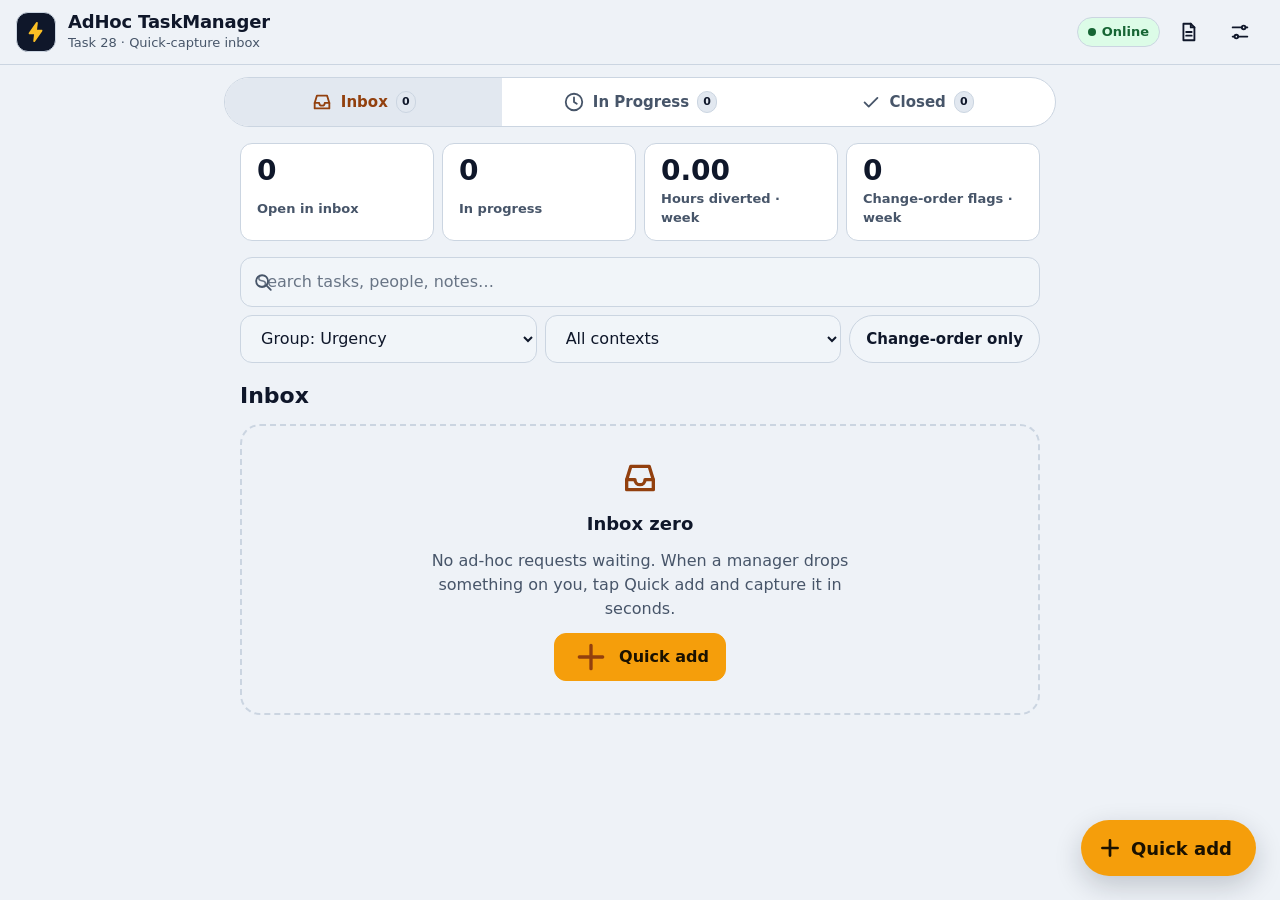
<file: index.html>
<!doctype html>
<html lang="en" data-theme="auto" data-scheme="dark" data-contrast="normal">
<head>
  <meta charset="utf-8">
  <meta name="viewport" content="width=device-width, initial-scale=1, viewport-fit=cover">
  <title>AdHoc TaskManager</title>
  <meta name="description" content="Quick-capture inbox for ad-hoc, unbudgeted assignments (Task 28). Works 100% offline.">
  <meta name="theme-color" content="#0f172a" id="meta-theme">
  <meta name="color-scheme" content="dark light">

  <!-- iOS / Android standalone behaviour -->
  <meta name="mobile-web-app-capable" content="yes">
  <meta name="apple-mobile-web-app-capable" content="yes">
  <meta name="apple-mobile-web-app-title" content="AdHoc Tasks">
  <meta name="apple-mobile-web-app-status-bar-style" content="black-translucent">
  <meta name="format-detection" content="telephone=no">
  <meta name="application-name" content="AdHoc Tasks">

  <link rel="manifest" href="manifest.webmanifest">
  <link rel="icon" href="favicon.ico" sizes="48x48">
  <link rel="icon" href="favicon.svg" type="image/svg+xml" sizes="any">
  <link rel="apple-touch-icon" href="apple-touch-icon.png" sizes="180x180">

  <link rel="stylesheet" href="css/styles.css">

  <script>
    /* Pre-paint theme: avoids a flash of the wrong theme. */
    (function () {
      try {
        var t = localStorage.getItem('adhoc.theme') || 'auto';
        var c = localStorage.getItem('adhoc.contrast') === '1';
        var dark = window.matchMedia('(prefers-color-scheme: dark)').matches;
        var scheme = t === 'auto' ? (dark ? 'dark' : 'light') : t;
        var r = document.documentElement;
        r.dataset.theme = t; r.dataset.scheme = scheme;
        r.dataset.contrast = (c || window.matchMedia('(prefers-contrast: more)').matches) ? 'high' : 'normal';
        var m = document.getElementById('meta-theme');
        if (m) m.content = c ? (scheme === 'dark' ? '#000000' : '#ffffff') : (scheme === 'dark' ? '#0f172a' : '#f1f5f9');
      } catch (e) {}
    })();
  </script>
</head>
<body>
  <!-- Inline UI icon sprite -->
  <svg width="0" height="0" style="position:absolute" aria-hidden="true" focusable="false">
    <defs>
      <symbol id="i-plus" viewBox="0 0 24 24"><path d="M12 5v14M5 12h14"/></symbol>
      <symbol id="i-play" viewBox="0 0 24 24"><path d="M7 4.5v15l12-7.5z" fill="currentColor"/></symbol>
      <symbol id="i-pause" viewBox="0 0 24 24"><path d="M8 5v14M16 5v14"/></symbol>
      <symbol id="i-check" viewBox="0 0 24 24"><path d="M5 12.5l4.5 4.5L19 7.5"/></symbol>
      <symbol id="i-mic" viewBox="0 0 24 24"><rect x="9" y="3" width="6" height="11" rx="3"/><path d="M5 11a7 7 0 0 0 14 0M12 18v3"/></symbol>
      <symbol id="i-stop" viewBox="0 0 24 24"><rect x="6" y="6" width="12" height="12" rx="2" fill="currentColor"/></symbol>
      <symbol id="i-download" viewBox="0 0 24 24"><path d="M12 4v11M7.5 11l4.5 4.5 4.5-4.5M5 20h14"/></symbol>
      <symbol id="i-upload" viewBox="0 0 24 24"><path d="M12 15V4M7.5 8L12 3.5 16.5 8M5 20h14"/></symbol>
      <symbol id="i-copy" viewBox="0 0 24 24"><rect x="9" y="9" width="11" height="11" rx="2"/><path d="M5 15V6a2 2 0 0 1 2-2h8"/></symbol>
      <symbol id="i-share" viewBox="0 0 24 24"><circle cx="6" cy="12" r="2.5"/><circle cx="18" cy="6" r="2.5"/><circle cx="18" cy="18" r="2.5"/><path d="M8.2 10.8l7.6-3.6M8.2 13.2l7.6 3.6"/></symbol>
      <symbol id="i-report" viewBox="0 0 24 24"><path d="M7 3h8l4 4v14H7z"/><path d="M15 3v4h4M10 12h6M10 16h6"/></symbol>
      <symbol id="i-settings" viewBox="0 0 24 24"><path d="M4 7h10M18 7h2M4 17h2M10 17h10"/><circle cx="16" cy="7" r="2"/><circle cx="8" cy="17" r="2"/></symbol>
      <symbol id="i-inbox" viewBox="0 0 24 24"><path d="M4 13l2.5-8h11L20 13v6H4z"/><path d="M4 13h5a3 3 0 0 0 6 0h5"/></symbol>
      <symbol id="i-clock" viewBox="0 0 24 24"><circle cx="12" cy="12" r="9"/><path d="M12 7v5l3 2"/></symbol>
      <symbol id="i-trash" viewBox="0 0 24 24"><path d="M5 7h14M10 7V4h4v3M7 7l1 13h8l1-13M10 11v5M14 11v5"/></symbol>
      <symbol id="i-search" viewBox="0 0 24 24"><circle cx="11" cy="11" r="6.5"/><path d="M16 16l4.5 4.5"/></symbol>
      <symbol id="i-x" viewBox="0 0 24 24"><path d="M6 6l12 12M18 6L6 18"/></symbol>
      <symbol id="i-undo" viewBox="0 0 24 24"><path d="M4 8v5h5"/><path d="M5.5 13a8 8 0 1 0 2-6"/></symbol>
      <symbol id="i-alert" viewBox="0 0 24 24"><path d="M12 4l9 16H3zM12 10v4.5M12 17.5v.01"/></symbol>
      <symbol id="i-edit" viewBox="0 0 24 24"><path d="M4 20h4L19 9l-4-4L4 16zM13.5 6.5l4 4"/></symbol>
      <symbol id="i-bolt" viewBox="0 0 24 24"><path d="M13 2L5 13.5h6L10 22l8-11.5h-6z" fill="currentColor"/></symbol>
      <symbol id="i-install" viewBox="0 0 24 24"><rect x="5" y="3" width="14" height="18" rx="3"/><path d="M12 8v6M9.5 11.5L12 14l2.5-2.5M10 18h4"/></symbol>
    </defs>
  </svg>

  <a class="skip-link" href="#main">Skip to content</a>

  <header class="app-header">
    <div class="brand">
      <span class="brand-mark" aria-hidden="true"><svg class="i"><use href="#i-bolt"/></svg></span>
      <div class="brand-text">
        <h1>AdHoc TaskManager</h1>
        <p class="tagline">Task 28 · Quick-capture inbox</p>
      </div>
    </div>
    <div class="header-actions">
      <span id="net-status" class="net-pill" role="status" data-online="true">Online</span>
      <button id="btn-install" class="btn btn-ghost btn-sm" type="button" hidden>
        <svg class="i" aria-hidden="true"><use href="#i-install"/></svg><span class="hide-xs">Install</span>
      </button>
      <button id="btn-report" class="icon-btn" type="button" aria-label="Manager report"><svg class="i" aria-hidden="true"><use href="#i-report"/></svg></button>
      <button id="btn-settings" class="icon-btn" type="button" aria-label="Settings and data"><svg class="i" aria-hidden="true"><use href="#i-settings"/></svg></button>
    </div>
  </header>

  <nav class="tabbar" aria-label="Task views">
    <button type="button" class="tab" data-view="inbox" aria-current="page">
      <svg class="i" aria-hidden="true"><use href="#i-inbox"/></svg><span>Inbox</span><span class="tab-count" id="count-inbox">0</span>
    </button>
    <button type="button" class="tab" data-view="progress">
      <svg class="i" aria-hidden="true"><use href="#i-clock"/></svg><span>In Progress</span><span class="tab-count" id="count-progress">0</span>
    </button>
    <button type="button" class="tab" data-view="done">
      <svg class="i" aria-hidden="true"><use href="#i-check"/></svg><span>Closed</span><span class="tab-count" id="count-done">0</span>
    </button>
  </nav>

  <main id="main" tabindex="-1">
    <section class="stats" aria-label="This week at a glance">
      <div class="stat"><span class="stat-num" id="stat-open">0</span><span class="stat-label">Open in inbox</span></div>
      <div class="stat"><span class="stat-num" id="stat-active">0</span><span class="stat-label">In progress</span></div>
      <div class="stat"><span class="stat-num" id="stat-hours">0.00</span><span class="stat-label">Hours diverted · week</span></div>
      <div class="stat"><span class="stat-num" id="stat-scope">0</span><span class="stat-label">Change-order flags · week</span></div>
    </section>

    <section class="toolbar" aria-label="Search and filters">
      <div class="search">
        <svg class="i" aria-hidden="true"><use href="#i-search"/></svg>
        <label class="sr-only" for="q">Search tasks</label>
        <input id="q" type="search" placeholder="Search tasks, people, notes…" autocomplete="off" enterkeyhint="search">
      </div>
      <div class="filters">
        <label class="select-wrap" id="grp-wrap">
          <span class="sr-only">Group inbox by</span>
          <select id="f-group">
            <option value="urgency">Group: Urgency</option>
            <option value="requester">Group: Requester</option>
          </select>
        </label>
        <label class="select-wrap">
          <span class="sr-only">Filter by context</span>
          <select id="f-context-filter"></select>
        </label>
        <label class="chip chip-filter">
          <input type="checkbox" id="f-scope-only"><span>Change-order only</span>
        </label>
      </div>
    </section>

    <h2 id="view-title" class="view-title">Inbox</h2>
    <p id="sr-status" class="sr-only" role="status" aria-live="polite"></p>
    <div id="list" class="list" aria-busy="true"></div>
  </main>

  <button id="fab" class="fab" type="button" aria-label="Quick add task (shortcut: N)">
    <svg class="i" aria-hidden="true"><use href="#i-plus"/></svg><span>Quick add</span>
  </button>

  <!-- ========== Capture sheet ========== -->
  <dialog id="dlg-capture" class="sheet" aria-labelledby="capture-heading">
    <form id="capture-form" class="sheet-form" novalidate autocomplete="off">
      <header class="sheet-head">
        <h2 id="capture-heading">Quick capture</h2>
        <button type="button" class="icon-btn" data-close aria-label="Close"><svg class="i" aria-hidden="true"><use href="#i-x"/></svg></button>
      </header>

      <div class="sheet-scroll">
        <div class="field">
          <label for="f-title">What was assigned?</label>
          <input id="f-title" name="title" type="text" maxlength="200" autofocus enterkeyhint="next" autocapitalize="sentences" placeholder="e.g. Re-map tank 3 level tag on HMI">
        </div>

        <fieldset class="field">
          <legend>Assigned by</legend>
          <div id="chips-requester" class="chips"></div>
          <div id="requester-new-wrap" class="inline-add" hidden>
            <label class="sr-only" for="f-requester-new">New requester name or role</label>
            <input id="f-requester-new" type="text" maxlength="80" placeholder="Name or role" enterkeyhint="done">
            <button type="button" id="btn-add-requester" class="btn btn-primary">Add</button>
          </div>
        </fieldset>

        <fieldset class="field">
          <legend>Context · which core duty does it touch?</legend>
          <div id="chips-context" class="chips"></div>
        </fieldset>

        <fieldset class="field">
          <legend>Urgency</legend>
          <div id="chips-urgency" class="urgency-opts"></div>
        </fieldset>

        <label class="check-row">
          <input type="checkbox" id="f-scope" name="scope">
          <span><strong>Billable scope creep / needs change order</strong><small>Flags this task in the manager report</small></span>
        </label>

        <div class="field">
          <label for="f-note">Raw note · hurried verbal orders</label>
          <textarea id="f-note" name="note" rows="3" maxlength="4000" placeholder="Type, dictate, or record what was said…"></textarea>
          <div class="note-tools">
            <button type="button" id="btn-dictate" class="btn btn-ghost btn-sm" aria-pressed="false" hidden><svg class="i" aria-hidden="true"><use href="#i-mic"/></svg><span>Dictate</span></button>
            <button type="button" id="btn-record" class="btn btn-ghost btn-sm" aria-pressed="false" hidden><svg class="i" aria-hidden="true"><use href="#i-mic"/></svg><span>Record audio</span></button>
            <span id="rec-status" class="rec-status" role="status"></span>
          </div>
          <div id="audio-wrap" class="audio-wrap" hidden>
            <audio id="f-audio" controls preload="metadata"></audio>
            <button type="button" id="btn-audio-clear" class="icon-btn" aria-label="Remove audio note"><svg class="i" aria-hidden="true"><use href="#i-trash"/></svg></button>
          </div>
        </div>
      </div>

      <footer class="sheet-foot">
        <p id="capture-error" class="form-error" role="alert" hidden></p>
        <div class="foot-actions">
          <button type="submit" id="btn-save" class="btn btn-secondary" value="save">Save to Inbox</button>
          <button type="submit" id="btn-save-start" class="btn btn-primary" value="start"><svg class="i" aria-hidden="true"><use href="#i-play"/></svg>Save &amp; Start</button>
        </div>
      </footer>
    </form>
  </dialog>

  <!-- ========== Task detail ========== -->
  <dialog id="dlg-task" class="sheet" aria-labelledby="detail-heading">
    <div class="sheet-form">
      <header class="sheet-head">
        <h2 id="detail-heading">Task details</h2>
        <button type="button" class="icon-btn" data-close aria-label="Close"><svg class="i" aria-hidden="true"><use href="#i-x"/></svg></button>
      </header>
      <div class="sheet-scroll" id="task-detail"></div>
      <footer class="sheet-foot"><div class="foot-actions wrap" id="task-actions"></div></footer>
    </div>
  </dialog>

  <!-- ========== Complete task ========== -->
  <dialog id="dlg-complete" class="sheet" aria-labelledby="complete-heading">
    <form id="complete-form" class="sheet-form" novalidate>
      <header class="sheet-head">
        <h2 id="complete-heading">Close task</h2>
        <button type="button" class="icon-btn" data-close aria-label="Cancel"><svg class="i" aria-hidden="true"><use href="#i-x"/></svg></button>
      </header>
      <div class="sheet-scroll">
        <p id="c-summary" class="muted"></p>
        <div class="field">
          <label for="c-resolution">Closure note / resolution</label>
          <textarea id="c-resolution" rows="4" maxlength="2000" placeholder="What was done? e.g. Rebuilt alarm tag mapping, verified on site."></textarea>
        </div>
        <div class="field">
          <label for="c-adjust">Adjust logged time (minutes, optional)</label>
          <input id="c-adjust" type="number" inputmode="numeric" step="5" min="-1440" max="1440" value="0">
          <small class="muted">Forgot to start the timer? Add minutes. Use a negative number to remove time.</small>
        </div>
      </div>
      <footer class="sheet-foot">
        <div class="foot-actions">
          <button type="button" class="btn btn-ghost" data-close>Cancel</button>
          <button type="submit" class="btn btn-primary"><svg class="i" aria-hidden="true"><use href="#i-check"/></svg>Close task</button>
        </div>
      </footer>
    </form>
  </dialog>

  <!-- ========== Manager report ========== -->
  <dialog id="dlg-report" class="sheet sheet-wide" aria-labelledby="report-heading">
    <div class="sheet-form">
      <header class="sheet-head">
        <h2 id="report-heading">Task 28 manager report</h2>
        <button type="button" class="icon-btn" data-close aria-label="Close"><svg class="i" aria-hidden="true"><use href="#i-x"/></svg></button>
      </header>
      <div class="sheet-scroll">
        <div class="row-2">
          <div class="field">
            <label for="r-range">Period</label>
            <select id="r-range">
              <option value="today">Today</option>
              <option value="week">This week</option>
              <option value="month">This month</option>
              <option value="all">All time</option>
            </select>
          </div>
          <div class="field">
            <label for="r-engineer">Engineer name on report</label>
            <input id="r-engineer" type="text" maxlength="80" placeholder="Your name">
          </div>
        </div>
        <div class="field">
          <label for="r-text">Executive summary · paste into WhatsApp / Email / ClickUp</label>
          <textarea id="r-text" class="report-text" rows="14" readonly></textarea>
        </div>
      </div>
      <footer class="sheet-foot">
        <div class="foot-actions wrap">
          <button type="button" id="btn-copy-summary" class="btn btn-primary"><svg class="i" aria-hidden="true"><use href="#i-copy"/></svg>Copy summary</button>
          <button type="button" id="btn-share" class="btn btn-secondary" hidden><svg class="i" aria-hidden="true"><use href="#i-share"/></svg>Share</button>
          <button type="button" id="btn-csv" class="btn btn-secondary"><svg class="i" aria-hidden="true"><use href="#i-download"/></svg>Download CSV</button>
          <button type="button" id="btn-copy-csv" class="btn btn-ghost"><svg class="i" aria-hidden="true"><use href="#i-copy"/></svg>Copy CSV</button>
        </div>
      </footer>
    </div>
  </dialog>

  <!-- ========== Settings & data ========== -->
  <dialog id="dlg-settings" class="sheet" aria-labelledby="settings-heading">
    <div class="sheet-form">
      <header class="sheet-head">
        <h2 id="settings-heading">Settings &amp; data</h2>
        <button type="button" class="icon-btn" data-close aria-label="Close"><svg class="i" aria-hidden="true"><use href="#i-x"/></svg></button>
      </header>
      <div class="sheet-scroll">
        <div class="field">
          <label for="s-engineer">Engineer name (used on reports)</label>
          <input id="s-engineer" type="text" maxlength="80" autocomplete="name">
        </div>
        <div class="row-2">
          <div class="field">
            <label for="s-theme">Theme</label>
            <select id="s-theme">
              <option value="auto">Match device</option>
              <option value="dark">Dark (control room)</option>
              <option value="light">Light (outdoor / sunlight)</option>
            </select>
          </div>
          <label class="check-row compact">
            <input type="checkbox" id="s-contrast"><span><strong>High contrast</strong></span>
          </label>
        </div>
        <div class="field">
          <label for="s-requesters">Requesters list (one per line)</label>
          <textarea id="s-requesters" rows="5" maxlength="1500"></textarea>
        </div>

        <h3 class="sub-title">Backup &amp; restore</h3>
        <p class="muted">All data lives only on this device. Export a JSON backup regularly. (Audio notes are not included in the JSON file.)</p>
        <div class="foot-actions wrap left">
          <button type="button" id="btn-export-json" class="btn btn-secondary"><svg class="i" aria-hidden="true"><use href="#i-download"/></svg>Export backup</button>
          <label class="btn btn-secondary file-btn">
            <svg class="i" aria-hidden="true"><use href="#i-upload"/></svg>Import backup
            <input type="file" id="s-import" accept="application/json,.json">
          </label>
          <button type="button" id="btn-clear-all" class="btn btn-danger"><svg class="i" aria-hidden="true"><use href="#i-trash"/></svg>Erase all data</button>
        </div>

        <h3 class="sub-title">About</h3>
        <p id="s-info" class="muted"></p>
      </div>
    </div>
  </dialog>

  <!-- ========== iOS install help ========== -->
  <dialog id="dlg-ios" class="sheet" aria-labelledby="ios-heading">
    <div class="sheet-form">
      <header class="sheet-head">
        <h2 id="ios-heading">Install on iPhone / iPad</h2>
        <button type="button" class="icon-btn" data-close aria-label="Close"><svg class="i" aria-hidden="true"><use href="#i-x"/></svg></button>
      </header>
      <div class="sheet-scroll">
        <ol class="steps">
          <li>Open this page in <strong>Safari</strong>.</li>
          <li>Tap the <strong>Share</strong> button.</li>
          <li>Choose <strong>Add to Home Screen</strong>, then tap <strong>Add</strong>.</li>
        </ol>
        <p class="muted">It then opens full-screen and works offline.</p>
      </div>
      <footer class="sheet-foot"><div class="foot-actions"><button type="button" class="btn btn-primary" data-close>Got it</button></div></footer>
    </div>
  </dialog>

  <div id="toasts" class="toasts" role="status" aria-live="polite"></div>

  <noscript><p class="noscript">AdHoc TaskManager needs JavaScript enabled.</p></noscript>
  <script src="js/app.js" defer></script>
</body>
</html>
</file>
<file: css/styles.css>
/* AdHoc TaskManager — styles.css
 * Industrial dark/light + high-contrast themes, design tokens on a 4/8px scale,
 * safe-area aware, 48px touch targets, reduced-motion respected.
 */

/* ---------- Tokens ---------- */
:root {
  --space-1: .25rem; --space-2: .5rem; --space-3: .75rem; --space-4: 1rem;
  --space-5: 1.5rem; --space-6: 2rem; --space-7: 3rem;
  --r-sm: 8px; --r-md: 12px; --r-lg: 20px; --r-pill: 999px;
  --tap: 3rem;                       /* 48px minimum touch target */
  --border-w: 1px;
  --font: system-ui, -apple-system, "Segoe UI", Roboto, "Helvetica Neue", Arial, sans-serif;
  --mono: ui-monospace, "SF Mono", Menlo, Consolas, "Liberation Mono", monospace;
  --fs-xs: .8125rem; --fs-sm: .9375rem; --fs-md: 1rem; --fs-lg: 1.125rem; --fs-xl: 1.375rem; --fs-2xl: 1.75rem;
  --ease: cubic-bezier(.2, .7, .2, 1); --dur-1: 120ms; --dur-2: 220ms;
  --safe-t: env(safe-area-inset-top, 0px); --safe-r: env(safe-area-inset-right, 0px);
  --safe-b: env(safe-area-inset-bottom, 0px); --safe-l: env(safe-area-inset-left, 0px);
  --nav-h: 3.75rem;

  /* Dark (default) — avoids pure black/white extremes */
  color-scheme: dark;
  --bg: #0b0f19; --surface: #111827; --surface-2: #1a2336; --surface-3: #243049;
  --border: #2b3752; --text: #f1f5f9; --text-dim: #a9b6cc;
  --accent: #f59e0b; --accent-ink: #1a1100; --accent-text: #fbbf24; --focus: #7dd3fc;
  --danger: #f87171; --danger-bg: #3a1416; --danger-solid: #dc2626;
  --warn: #fbbf24; --warn-bg: #3a2a05;
  --ok: #4ade80; --ok-bg: #0f2e1b;
  --info: #60a5fa; --info-bg: #10263f;
  --shadow-1: 0 1px 2px rgba(0, 0, 0, .4);
  --shadow-2: 0 10px 28px rgba(0, 0, 0, .5);
  --scrim: rgba(3, 6, 15, .72);
}

:root[data-scheme="light"] {
  color-scheme: light;
  --bg: #eef2f7; --surface: #ffffff; --surface-2: #f1f5f9; --surface-3: #e2e8f0;
  --border: #cbd5e1; --text: #0f172a; --text-dim: #475569;
  --accent: #f59e0b; --accent-ink: #1a1100; --accent-text: #92400e; --focus: #1d4ed8;
  --danger: #b91c1c; --danger-bg: #fee2e2; --danger-solid: #b91c1c;
  --warn: #92400e; --warn-bg: #fef3c7;
  --ok: #166534; --ok-bg: #dcfce7;
  --info: #1d4ed8; --info-bg: #dbeafe;
  --shadow-1: 0 1px 2px rgba(15, 23, 42, .12);
  --shadow-2: 0 10px 28px rgba(15, 23, 42, .2);
  --scrim: rgba(15, 23, 42, .55);
}

/* High contrast (user toggle or prefers-contrast: more) */
:root[data-contrast="high"] {
  --border-w: 2px;
  --bg: #000; --surface: #000; --surface-2: #0a0a0a; --surface-3: #1a1a1a;
  --border: #ffffff; --text: #ffffff; --text-dim: #f1f5f9;
  --accent: #ffd54a; --accent-ink: #000; --accent-text: #ffd54a; --focus: #7dd3fc;
  --danger: #ff8a8a; --danger-bg: #000; --warn: #ffd54a; --warn-bg: #000;
  --ok: #7dff9f; --ok-bg: #000; --info: #8ec5ff; --info-bg: #000;
}
:root[data-contrast="high"][data-scheme="light"] {
  --bg: #fff; --surface: #fff; --surface-2: #fff; --surface-3: #eee;
  --border: #000; --text: #000; --text-dim: #111;
  --accent: #b45309; --accent-ink: #fff; --accent-text: #7c2d12; --focus: #0000ee;
  --danger: #8b0000; --danger-bg: #fff; --warn: #7c2d12; --warn-bg: #fff;
  --ok: #004d1a; --ok-bg: #fff; --info: #00008b; --info-bg: #fff;
}

/* ---------- Base ---------- */
*, *::before, *::after { box-sizing: border-box; }
html { -webkit-text-size-adjust: 100%; text-size-adjust: 100%; }
body {
  margin: 0; min-height: 100dvh;
  font: 400 var(--fs-md)/1.5 var(--font);
  background: var(--bg); color: var(--text);
  -webkit-tap-highlight-color: transparent;
  overscroll-behavior-y: none;
}
[hidden] { display: none !important; }
h1, h2, h3, p { margin: 0; }
button, input, select, textarea { font: inherit; color: inherit; }
button { cursor: pointer; touch-action: manipulation; }
:focus-visible { outline: 3px solid var(--focus); outline-offset: 2px; border-radius: var(--r-sm); }
.i { width: 1.375rem; height: 1.375rem; flex: none; fill: none; stroke: currentColor; stroke-width: 2; stroke-linecap: round; stroke-linejoin: round; }
.sr-only { position: absolute !important; width: 1px; height: 1px; margin: -1px; padding: 0; overflow: hidden; clip: rect(0 0 0 0); white-space: nowrap; border: 0; }
.muted { color: var(--text-dim); font-size: var(--fs-sm); }
.skip-link { position: absolute; left: 1rem; top: -4rem; z-index: 100; background: var(--accent); color: var(--accent-ink); padding: .75rem 1rem; border-radius: var(--r-md); font-weight: 700; }
.skip-link:focus { top: calc(var(--safe-t) + .5rem); }
.noscript { padding: 2rem; text-align: center; }

/* ---------- Header ---------- */
.app-header {
  position: sticky; top: 0; z-index: 30;
  display: flex; align-items: center; justify-content: space-between; gap: var(--space-3);
  padding: calc(var(--safe-t) + var(--space-2)) max(var(--space-4), var(--safe-r)) var(--space-2) max(var(--space-4), var(--safe-l));
  background: color-mix(in srgb, var(--bg) 92%, transparent);
  backdrop-filter: blur(10px); -webkit-backdrop-filter: blur(10px);
  border-bottom: var(--border-w) solid var(--border);
}
.brand { display: flex; align-items: center; gap: var(--space-3); min-width: 0; }
.brand-mark { display: grid; place-items: center; width: 2.5rem; height: 2.5rem; border-radius: var(--r-md); background: #0f172a; color: #fbbf24; flex: none; border: var(--border-w) solid var(--border); }
.brand-text { min-width: 0; }
.brand h1 { font-size: var(--fs-lg); line-height: 1.2; font-weight: 800; letter-spacing: -.01em; white-space: nowrap; overflow: hidden; text-overflow: ellipsis; }
.tagline { font-size: var(--fs-xs); color: var(--text-dim); }
.header-actions { display: flex; align-items: center; gap: var(--space-1); flex: none; }

.net-pill { display: inline-flex; align-items: center; gap: .375rem; font-size: var(--fs-xs); font-weight: 700; padding: .25rem .625rem; border-radius: var(--r-pill); border: var(--border-w) solid var(--border); color: var(--ok); background: var(--ok-bg); }
.net-pill::before { content: ""; width: .5rem; height: .5rem; border-radius: 50%; background: currentColor; }
.net-pill[data-online="false"] { color: var(--danger); background: var(--danger-bg); }

/* ---------- Buttons ---------- */
.btn, .icon-btn { display: inline-flex; align-items: center; justify-content: center; gap: var(--space-2); border: var(--border-w) solid transparent; border-radius: var(--r-md); font-weight: 700; text-decoration: none; transition: transform var(--dur-1) var(--ease), background-color var(--dur-1) var(--ease), border-color var(--dur-1) var(--ease); }
.btn { min-height: var(--tap); padding: 0 var(--space-4); font-size: var(--fs-md); }
.btn-sm { padding: 0 var(--space-3); font-size: var(--fs-sm); }
.icon-btn { width: var(--tap); height: var(--tap); background: transparent; color: var(--text); border-radius: var(--r-pill); }
.icon-btn:hover, .btn-ghost:hover { background: var(--surface-3); }
.btn:active, .icon-btn:active, .fab:active { transform: scale(.97); }
.btn-primary { background: var(--accent); color: var(--accent-ink); border-color: var(--accent); }
.btn-primary:hover { filter: brightness(1.08); }
.btn-secondary { background: var(--surface-2); color: var(--text); border-color: var(--border); }
.btn-secondary:hover { background: var(--surface-3); }
.btn-ghost { background: transparent; color: var(--text); border-color: var(--border); }
.btn-danger { background: var(--danger-bg); color: var(--danger); border-color: var(--danger); }
.btn[disabled] { opacity: .55; cursor: not-allowed; }
.link-btn { all: unset; cursor: pointer; display: block; width: 100%; min-height: 1.5rem; }
.link-btn:hover { text-decoration: underline; }
.link-btn:focus-visible { outline: 3px solid var(--focus); outline-offset: 2px; border-radius: var(--r-sm); }
.file-btn { position: relative; overflow: hidden; }
.file-btn input { position: absolute; inset: 0; opacity: 0; cursor: pointer; }

/* ---------- Tab bar ---------- */
.tabbar {
  position: fixed; left: 0; right: 0; bottom: 0; z-index: 40;
  display: grid; grid-template-columns: repeat(3, 1fr);
  padding: 0 var(--safe-r) var(--safe-b) var(--safe-l);
  background: var(--surface); border-top: var(--border-w) solid var(--border);
}
.tab { position: relative; display: flex; flex-direction: column; align-items: center; justify-content: center; gap: 2px; min-height: var(--nav-h); border: 0; background: transparent; color: var(--text-dim); font-size: var(--fs-xs); font-weight: 700; }
.tab[aria-current="page"] { color: var(--accent-text); }
.tab[aria-current="page"]::before { content: ""; position: absolute; top: 0; left: 25%; right: 25%; height: 3px; border-radius: 0 0 3px 3px; background: var(--accent); }
.tab-count { position: absolute; top: .375rem; left: calc(50% + .625rem); min-width: 1.25rem; padding: 0 .3rem; border-radius: var(--r-pill); background: var(--surface-3); color: var(--text); font-size: .6875rem; line-height: 1.25rem; text-align: center; border: var(--border-w) solid var(--border); }

/* ---------- Main ---------- */
main { width: 100%; max-width: 52rem; margin: 0 auto; padding: var(--space-4) max(var(--space-4), var(--safe-r)) calc(var(--nav-h) + var(--safe-b) + 6.5rem) max(var(--space-4), var(--safe-l)); outline: none; }
.view-title { font-size: var(--fs-xl); font-weight: 800; margin: var(--space-4) 0 var(--space-3); }

.stats { display: grid; grid-template-columns: repeat(2, 1fr); gap: var(--space-2); }
.stat { display: grid; gap: 2px; padding: var(--space-3) var(--space-4); background: var(--surface); border: var(--border-w) solid var(--border); border-radius: var(--r-md); }
.stat-num { font-size: var(--fs-2xl); font-weight: 800; line-height: 1.1; font-variant-numeric: tabular-nums; }
.stat-label { font-size: var(--fs-xs); color: var(--text-dim); font-weight: 600; }

.toolbar { display: grid; gap: var(--space-2); margin-top: var(--space-4); }
.search { position: relative; }
.search .i { position: absolute; left: var(--space-3); top: 50%; transform: translateY(-50%); color: var(--text-dim); pointer-events: none; }
.search input { padding-left: 2.75rem; }
.filters { display: flex; flex-wrap: wrap; gap: var(--space-2); }
.select-wrap { flex: 1 1 9rem; }

/* ---------- Forms ---------- */
input[type="text"], input[type="search"], input[type="number"], select, textarea {
  width: 100%; min-height: var(--tap); padding: var(--space-3) var(--space-4);
  font-size: var(--fs-md); /* >=16px prevents iOS zoom */
  background: var(--surface-2); border: var(--border-w) solid var(--border); border-radius: var(--r-md);
}
textarea { resize: vertical; line-height: 1.5; }
input::placeholder, textarea::placeholder { color: var(--text-dim); opacity: .8; }
select { appearance: auto; }
.field { display: grid; gap: var(--space-2); border: 0; padding: 0; margin: 0 0 var(--space-4); min-width: 0; }
.field > label, fieldset.field > legend { font-weight: 700; font-size: var(--fs-sm); padding: 0; margin-bottom: var(--space-2); }
.row-2 { display: grid; gap: var(--space-3); }
.form-error { color: var(--danger); background: var(--danger-bg); border: var(--border-w) solid var(--danger); border-radius: var(--r-md); padding: var(--space-2) var(--space-3); font-weight: 600; }
.report-text { font-family: var(--mono); font-size: .875rem; line-height: 1.45; white-space: pre; overflow: auto; min-height: 16rem; }
.inline-add { display: flex; gap: var(--space-2); margin-top: var(--space-2); }

.check-row { display: flex; gap: var(--space-3); align-items: flex-start; padding: var(--space-3) var(--space-4); margin-bottom: var(--space-4); background: var(--surface-2); border: var(--border-w) solid var(--border); border-radius: var(--r-md); cursor: pointer; min-height: var(--tap); }
.check-row.compact { margin-top: 1.75rem; align-items: center; }
.check-row input { width: 1.5rem; height: 1.5rem; flex: none; margin: .125rem 0 0; accent-color: var(--accent); }
.check-row small { display: block; color: var(--text-dim); font-size: var(--fs-xs); }
.check-row:has(input:checked) { border-color: var(--warn); background: var(--warn-bg); }

/* Chips */
.chips { display: flex; flex-wrap: wrap; gap: var(--space-2); }
.chip { position: relative; display: inline-flex; }
.chip input { position: absolute; inset: 0; width: 100%; height: 100%; margin: 0; opacity: 0; cursor: pointer; }
.chip span, .chip-add { display: inline-flex; align-items: center; gap: .375rem; min-height: var(--tap); padding: 0 var(--space-4); font-size: var(--fs-sm); font-weight: 700; background: var(--surface-2); border: var(--border-w) solid var(--border); border-radius: var(--r-pill); transition: background-color var(--dur-1) var(--ease); }
.chip input:checked + span { background: var(--accent); color: var(--accent-ink); border-color: var(--accent); }
.chip input:checked + span::before { content: "✓"; font-weight: 900; }   /* non-color cue */
.chip input:focus-visible + span { outline: 3px solid var(--focus); outline-offset: 2px; }
.chip-add { border-style: dashed; color: var(--text); }
.chip-filter { flex: 0 0 auto; }

.urgency-opts { display: grid; gap: var(--space-2); }
.urg { position: relative; display: block; }
.urg input { position: absolute; inset: 0; width: 100%; height: 100%; margin: 0; opacity: 0; cursor: pointer; }
.urg-body { display: flex; align-items: center; gap: var(--space-3); min-height: var(--tap); padding: var(--space-2) var(--space-4); background: var(--surface-2); border: var(--border-w) solid var(--border); border-left-width: 6px; border-radius: var(--r-md); }
.urg-body small { display: block; color: var(--text-dim); font-size: var(--fs-xs); }
.urg-glyph { font-size: 1.25rem; width: 1.5rem; text-align: center; }
.urg.u-blocker .urg-body { border-left-color: var(--danger); }
.urg.u-standard .urg-body { border-left-color: var(--warn); }
.urg.u-low .urg-body { border-left-color: var(--info); }
.urg input:checked + .urg-body { background: var(--surface-3); border-color: var(--text); box-shadow: inset 0 0 0 1px var(--text); }
.urg input:checked + .urg-body::after { content: "✓"; margin-left: auto; font-weight: 900; }
.urg input:focus-visible + .urg-body { outline: 3px solid var(--focus); outline-offset: 2px; }

.note-tools { display: flex; flex-wrap: wrap; align-items: center; gap: var(--space-2); }
.rec-status { font-size: var(--fs-sm); color: var(--danger); font-weight: 700; font-variant-numeric: tabular-nums; }
.audio-wrap { display: flex; align-items: center; gap: var(--space-2); }
.audio-wrap audio { flex: 1; min-width: 0; height: 2.75rem; }
[aria-pressed="true"].btn-ghost { background: var(--danger-bg); border-color: var(--danger); color: var(--danger); }

/* ---------- Task list & cards ---------- */
.list { display: grid; gap: var(--space-5); }
.group { display: grid; gap: var(--space-3); }
.group-title { display: flex; align-items: center; gap: var(--space-2); font-size: var(--fs-sm); text-transform: uppercase; letter-spacing: .06em; color: var(--text-dim); font-weight: 800; }
.count { background: var(--surface-3); border: var(--border-w) solid var(--border); color: var(--text); border-radius: var(--r-pill); padding: 0 .5rem; font-size: var(--fs-xs); }

.task { display: grid; gap: var(--space-2); padding: var(--space-4); background: var(--surface); border: var(--border-w) solid var(--border); border-left: 6px solid var(--border); border-radius: var(--r-md); box-shadow: var(--shadow-1); animation: rise var(--dur-2) var(--ease) both; min-width: 0; }
.task.u-blocker { border-left-color: var(--danger); }
.task.u-standard { border-left-color: var(--warn); }
.task.u-low { border-left-color: var(--info); }
.task-badges { display: flex; flex-wrap: wrap; gap: var(--space-1) var(--space-2); }
.task-title { font-size: var(--fs-lg); font-weight: 800; line-height: 1.3; overflow-wrap: anywhere; }
.task-meta { font-size: var(--fs-sm); color: var(--text-dim); overflow-wrap: anywhere; }
.task-note { font-size: var(--fs-sm); color: var(--text-dim); display: -webkit-box; -webkit-line-clamp: 2; -webkit-box-orient: vertical; overflow: hidden; overflow-wrap: anywhere; }
.task-timer { display: flex; align-items: center; gap: var(--space-2); font-weight: 700; }
.timer { font-family: var(--mono); font-size: var(--fs-xl); font-variant-numeric: tabular-nums; font-weight: 800; }
.task-done, .task-resolution { font-size: var(--fs-sm); overflow-wrap: anywhere; }
.task-resolution { background: var(--surface-2); border-radius: var(--r-sm); padding: var(--space-2) var(--space-3); }
.task-actions { display: flex; flex-wrap: wrap; gap: var(--space-2); margin-top: var(--space-1); }
.task-actions .btn { flex: 1 1 8rem; }

.badge { display: inline-flex; align-items: center; gap: .25rem; padding: .125rem .625rem; font-size: var(--fs-xs); font-weight: 800; border-radius: var(--r-pill); border: var(--border-w) solid currentColor; background: transparent; }
.badge .i { width: 1rem; height: 1rem; }
.b-blocker { color: var(--danger); background: var(--danger-bg); }
.b-standard { color: var(--warn); background: var(--warn-bg); }
.b-low { color: var(--info); background: var(--info-bg); }
.b-scope { color: var(--warn); background: var(--warn-bg); }
.b-run { color: var(--ok); background: var(--ok-bg); }
.b-run::before { content: ""; width: .5rem; height: .5rem; border-radius: 50%; background: currentColor; animation: pulse 1.4s ease-in-out infinite; }
.b-muted { color: var(--text-dim); }

/* Empty state & skeleton */
.empty { display: grid; justify-items: center; gap: var(--space-3); text-align: center; padding: var(--space-6) var(--space-4); border: 2px dashed var(--border); border-radius: var(--r-lg); color: var(--text-dim); }
.empty .i { width: 2.5rem; height: 2.5rem; color: var(--accent-text); }
.empty h3 { color: var(--text); font-size: var(--fs-lg); }
.empty p { max-width: 28rem; }
.skeleton { height: 7.5rem; border-radius: var(--r-md); background: linear-gradient(90deg, var(--surface-2), var(--surface-3), var(--surface-2)); background-size: 200% 100%; animation: shimmer 1.4s linear infinite; }

/* ---------- FAB ---------- */
.fab { position: fixed; z-index: 45; right: max(var(--space-4), var(--safe-r)); bottom: calc(var(--nav-h) + var(--safe-b) + var(--space-4)); display: inline-flex; align-items: center; gap: var(--space-2); min-height: 3.5rem; padding: 0 var(--space-5) 0 var(--space-4); border: 0; border-radius: var(--r-pill); background: var(--accent); color: var(--accent-ink); font-size: var(--fs-lg); font-weight: 800; box-shadow: var(--shadow-2); transition: transform var(--dur-1) var(--ease); }
.fab .i { width: 1.625rem; height: 1.625rem; stroke-width: 2.5; }

/* ---------- Dialogs / bottom sheets ---------- */
dialog { border: 0; padding: 0; color: var(--text); background: var(--surface); overflow: hidden; }
dialog::backdrop { background: var(--scrim); backdrop-filter: blur(2px); }
dialog.sheet { width: 100%; max-width: 40rem; max-height: 94dvh; margin: auto auto 0; border-radius: var(--r-lg) var(--r-lg) 0 0; border: var(--border-w) solid var(--border); border-bottom: 0; box-shadow: var(--shadow-2); }
dialog.sheet-wide { max-width: 48rem; }
dialog.sheet[open] { display: flex; flex-direction: column; animation: sheet-in var(--dur-2) var(--ease) both; }
dialog.sheet[open]::backdrop { animation: fade var(--dur-2) var(--ease) both; }
.sheet-form { display: flex; flex-direction: column; min-height: 0; flex: 1; max-height: 94dvh; }
.sheet-head { display: flex; align-items: center; justify-content: space-between; gap: var(--space-3); padding: var(--space-3) var(--space-3) var(--space-3) var(--space-5); border-bottom: var(--border-w) solid var(--border); }
.sheet-head h2 { font-size: var(--fs-xl); font-weight: 800; }
.sheet-scroll { overflow-y: auto; overscroll-behavior: contain; padding: var(--space-4) var(--space-5); flex: 1; min-height: 0; -webkit-overflow-scrolling: touch; }
.sheet-foot { display: grid; gap: var(--space-2); padding: var(--space-3) var(--space-5) calc(var(--space-3) + var(--safe-b)); border-top: var(--border-w) solid var(--border); background: var(--surface); }
.foot-actions { display: flex; gap: var(--space-2); }
.foot-actions .btn { flex: 1; }
.foot-actions.wrap { flex-wrap: wrap; }
.foot-actions.wrap .btn { flex: 1 1 9rem; }
.foot-actions.left { margin-bottom: var(--space-4); }
.sub-title { font-size: var(--fs-lg); margin: var(--space-5) 0 var(--space-2); }
.steps { padding-left: 1.25rem; display: grid; gap: var(--space-2); margin: 0 0 var(--space-3); }

.detail-title { font-size: var(--fs-xl); font-weight: 800; margin: var(--space-2) 0 var(--space-4); overflow-wrap: anywhere; }
.kv { display: grid; margin: 0 0 var(--space-4); }
.kv-row { display: grid; gap: 2px; padding: var(--space-2) 0; border-bottom: var(--border-w) solid var(--border); }
.kv dt { font-size: var(--fs-xs); color: var(--text-dim); font-weight: 700; text-transform: uppercase; letter-spacing: .05em; }
.kv dd { margin: 0; overflow-wrap: anywhere; }
.note-block h3 { font-size: var(--fs-sm); color: var(--text-dim); margin-bottom: var(--space-1); }
.pre { white-space: pre-wrap; overflow-wrap: anywhere; background: var(--surface-2); border-radius: var(--r-md); padding: var(--space-3) var(--space-4); margin-bottom: var(--space-3); }
.note-block audio { width: 100%; margin-top: var(--space-2); }

/* ---------- Toasts ---------- */
.toasts { position: fixed; z-index: 60; left: 0; right: 0; bottom: calc(var(--nav-h) + var(--safe-b) + 5.5rem); display: grid; justify-items: center; gap: var(--space-2); padding: 0 max(var(--space-4), var(--safe-l)); pointer-events: none; }
.toast { pointer-events: auto; display: flex; align-items: center; gap: var(--space-3); max-width: 32rem; padding: var(--space-2) var(--space-2) var(--space-2) var(--space-4); min-height: var(--tap); background: var(--surface-3); color: var(--text); border: var(--border-w) solid var(--border); border-radius: var(--r-md); box-shadow: var(--shadow-2); font-weight: 600; animation: rise var(--dur-2) var(--ease) both; }
.toast.t-error { border-color: var(--danger); }
.toast.t-ok { border-color: var(--ok); }
.toast .btn { min-height: 2.5rem; }

/* ---------- Animations ---------- */
@keyframes rise { from { opacity: 0; transform: translateY(8px); } to { opacity: 1; transform: none; } }
@keyframes sheet-in { from { opacity: 0; transform: translateY(24px); } to { opacity: 1; transform: none; } }
@keyframes fade { from { opacity: 0; } to { opacity: 1; } }
@keyframes shimmer { to { background-position: -200% 0; } }
@keyframes pulse { 50% { opacity: .35; } }

@media (prefers-reduced-motion: reduce) {
  *, *::before, *::after { animation-duration: .001ms !important; animation-iteration-count: 1 !important; transition-duration: .001ms !important; scroll-behavior: auto !important; }
}

/* ---------- Responsive ---------- */
@media (max-width: 359px) { .hide-xs { display: none; } .tagline { display: none; } .fab span { display: none; } .fab { padding: 0 var(--space-4); } }

@media (min-width: 640px) {
  .stats { grid-template-columns: repeat(4, 1fr); }
  .toolbar { grid-template-columns: 1fr; }
  .row-2 { grid-template-columns: 1fr 1fr; }
  .urgency-opts { grid-template-columns: repeat(3, 1fr); }
  .urg-body { flex-direction: column; align-items: flex-start; height: 100%; }
}

@media (min-width: 768px) {
  :root { --nav-h: 0rem; }
  .app-header { position: static; }
  .tabbar { position: sticky; top: var(--safe-t); bottom: auto; left: auto; right: auto; max-width: 52rem; margin: var(--space-3) auto 0; padding: 0; background: var(--surface); border: var(--border-w) solid var(--border); border-radius: var(--r-pill); overflow: hidden; z-index: 20; grid-template-columns: repeat(3, 1fr); }
  .tab { flex-direction: row; gap: var(--space-2); min-height: var(--tap); font-size: var(--fs-sm); }
  .tab[aria-current="page"]::before { display: none; }
  .tab[aria-current="page"] { background: var(--surface-3); }
  .tab-count { position: static; }
  main { padding-bottom: 7rem; }
  .fab { bottom: var(--space-5); right: var(--space-5); }
  .toasts { bottom: 6rem; }
  dialog.sheet { margin: auto; border-radius: var(--r-lg); border-bottom: var(--border-w) solid var(--border); max-height: 90dvh; }
  .sheet-form { max-height: 90dvh; }
}

@media (min-width: 1024px) {
  .task-actions .btn { flex: 0 1 auto; min-width: 8rem; }
}

@media (orientation: landscape) and (max-height: 480px) {
  .fab span { display: none; }
  .fab { padding: 0 var(--space-4); }
  dialog.sheet { max-height: 100dvh; }
  .sheet-form { max-height: 100dvh; }
}

/* ---------- Print: report text only ---------- */
@media print {
  body > *:not(#dlg-report) { display: none !important; }
  #dlg-report { position: static; display: block !important; box-shadow: none; border: 0; max-width: none; }
  .sheet-head .icon-btn, .sheet-foot { display: none; }
  .report-text { border: 0; overflow: visible; }
}
</file>
